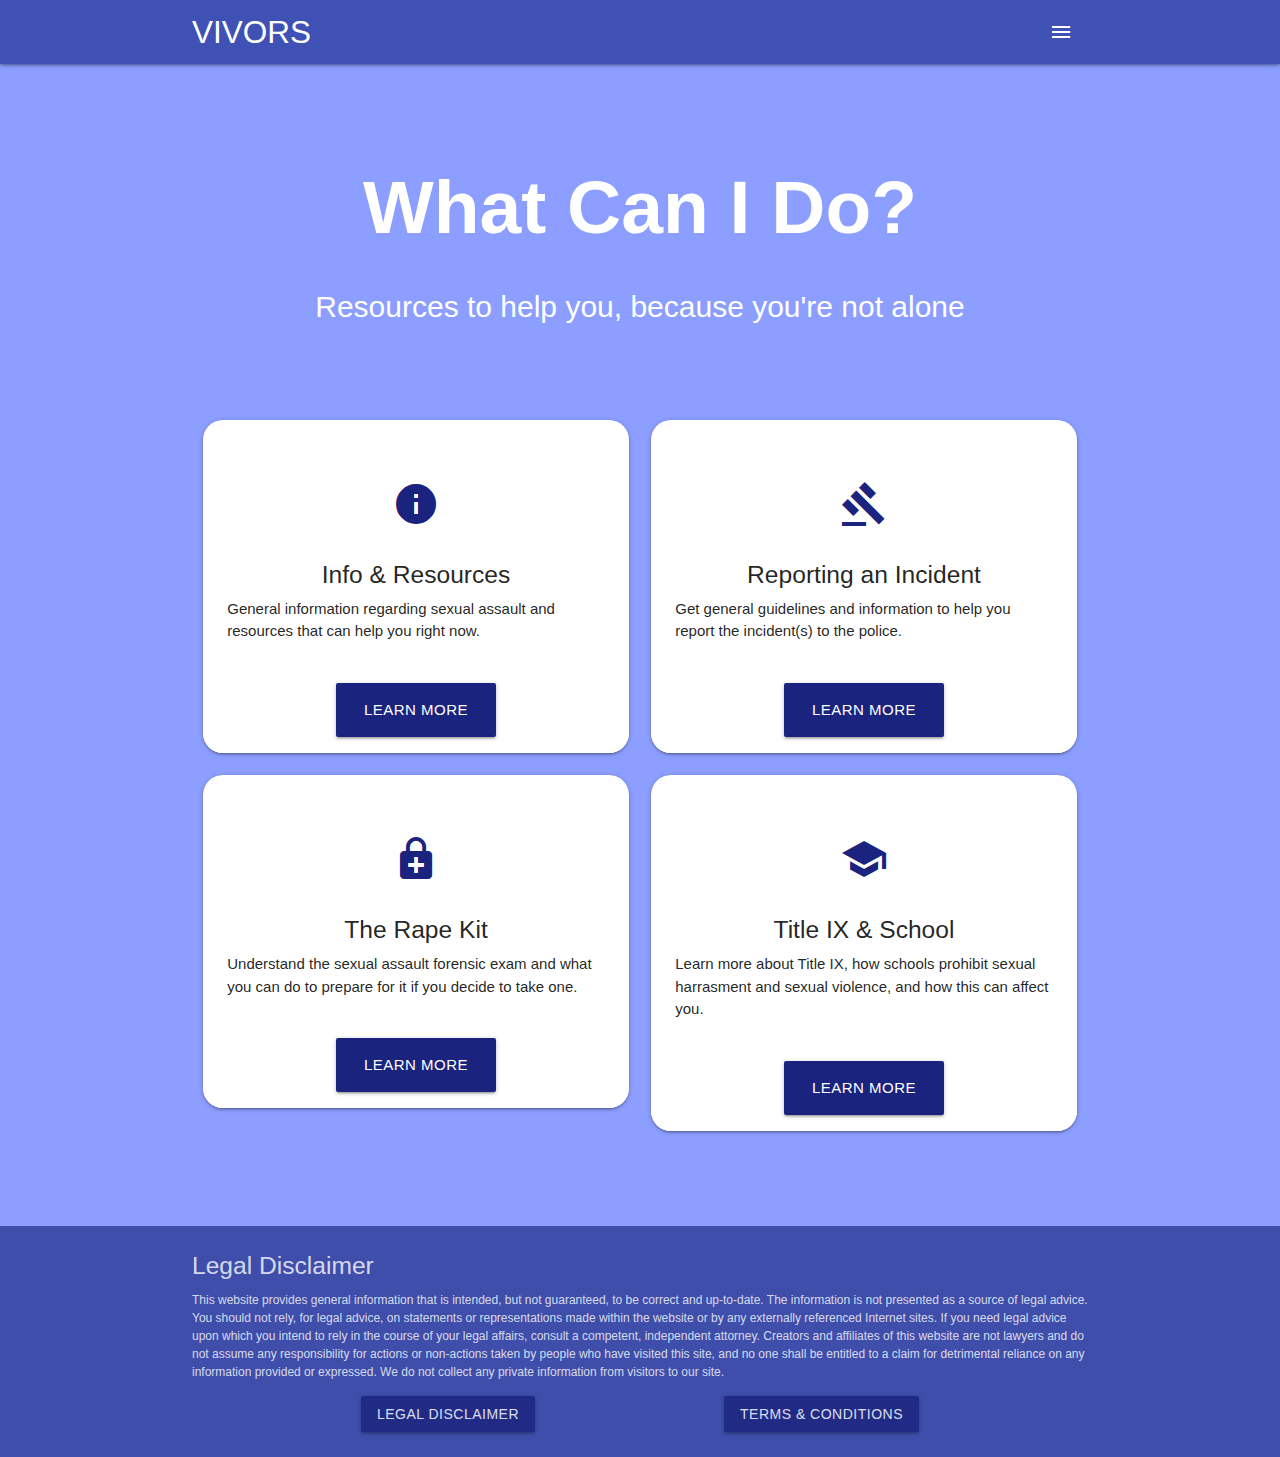
<file: index.html>
<!DOCTYPE html>
<html lang="en">
<head>
  <meta http-equiv="Content-Type" content="text/html; charset=UTF-8"/>
  <meta name="viewport" content="width=device-width, initial-scale=1, maximum-scale=1.0"/>
  <link href="https://fonts.googleapis.com/icon?family=Material+Icons" rel="stylesheet">
  <link rel="stylesheet" href="styles/materialize.min.css">
  <link rel="stylesheet" href="styles/index.css">
  <title>Help website</title>
</head>
<body class="indigo accent-1">
  <nav class="indigo" role="navigation">
    <div class="nav-wrapper container"><a id="logo-container" href="#" class="brand-logo">VIVORS</a>
      <ul class="right hide-on-med-and-down">
        <li><a class='dropdown-trigger' href='#' data-target='dropdown1'><i class="material-icons">menu</i></a></li>
      </ul>

      <ul id='dropdown1' class='dropdown-content'>
        <li><a href="info.html"><i class="material-icons">info</i>Info & Resources</a></li>
        <li><a href="report.html"><i class="material-icons">gavel</i>Reporting</a></li>
        <li><a href="exam.html"><i class="material-icons">enhanced_encryption</i>Rape Kit</a></li>
        <li><a href="school.html"><i class="material-icons">school</i>Title IX</a></li>
      </ul>

      <ul id="nav-mobile" class="sidenav">
        <li><a href="info.html"><i class="material-icons">info</i>Info & Resources</a></li>
        <li><a href="report.html"><i class="material-icons">gavel</i>Reporting</a></li>
        <li><a href="exam.html"><i class="material-icons">enhanced_encryption</i>Rape Kit</a></li>
        <li><a href="school.html"><i class="material-icons">school</i>Title IX</a></li>
      </ul>
      <a href="#" data-target="nav-mobile" class="sidenav-trigger"><i class="material-icons">menu</i></a>
    </div>
  </nav>
  <div class="section no-pad-bot" id="index-banner">
    <div class="container">
      <br><br>
      <h1 class="header header-title center">What Can I Do?</h1>
      <div class="row center">
        <h5 class="header header-subtitle col s12 light">Resources to help you, because you're not alone</h5>
      </div>
      <br><br>
    </div>
  </div>
  <div class="container">
    <div class="section">
      <div class="row">

        <div class="col s12 m6">
          <div class="card white">
            <div class="card-content">
              <h2 class="center icon"><i class="material-icons">info</i></h2>
              <h5 class="center">Info & Resources</h5>
              <p class="light">General information regarding sexual assault and resources that can help you right now.</p>
            </div>
            <div class="card-action">
              <a href="info.html" class="btn-large waves-effect waves-light indigo darken-4">Learn More</a>
            </div>
          </div>
        </div>

        <div class="col s12 m6">
          <div class="card white">
            <div class="card-content">
              <h2 class="center icon"><i class="material-icons">gavel</i></h2>
              <h5 class="center">Reporting an Incident</h5>
              <p class="light">Get general guidelines and information to help you report the incident(s) to the police.</p>
            </div>
            <div class="card-action">
              <a href="report.html" class="btn-large waves-effect waves-light indigo darken-4">Learn More</a>
            </div>
          </div>
        </div>

        <div class="col s12 m6">
          <div class="card white">
            <div class="card-content">
              <h2 class="center icon"><i class="material-icons">enhanced_encryption</i></h2>
              <h5 class="center">The Rape Kit</h5>
              <p class="light">Understand the sexual assault forensic exam and what you can do to prepare for it if you decide to take one.</p>
            </div>
            <div class="card-action">
              <a href="exam.html" class="btn-large waves-effect waves-light indigo darken-4">Learn More</a>
            </div>
          </div>
        </div>

        <div class="col s12 m6">
          <div class="card white">
            <div class="card-content">
              <h2 class="center icon"><i class="material-icons">school</i></h2>
              <h5 class="center">Title IX & School</h5>
              <p class="light">Learn more about Title IX, how schools prohibit sexual harrasment and sexual violence, and how this can affect you.</p>
            </div>
            <div class="card-action">
              <a href="school.html" class="btn-large waves-effect waves-light  indigo darken-4">Learn More</a>
            </div>
          </div>
        </div>

      </div>
    </div>
    <br><br>
  </div>

  <footer class="page-footer indigo">
    <div class="footer-copyright">
      <div class="container">
        <h5>Legal Disclaimer</h5>
        <p class="disclaimer-text">This website provides general information that is intended, but not guaranteed,
          to be correct and up-to-date. The information is not presented as a source of legal
          advice. You should not rely, for legal advice, on statements or representations made
          within the website or by any externally referenced Internet sites. If you need legal
          advice upon which you intend to rely in the course of your legal affairs, consult a
          competent, independent attorney. Creators and affiliates of this website are not lawyers and do not assume any
          responsibility for actions or non-actions taken by people who have visited this site, and
          no one shall be entitled to a claim for detrimental reliance on any information provided or expressed.
          We do not collect any private information from visitors to our site.</p>
        <ul class="footer-links">
          <li class="footer-button"><a href="#modallegal" class="waves-effect waves-light btn indigo darken-4 footer-link modal-trigger">Legal Disclaimer</a></li>
          <li class="footer-button"><a href="#modalprivacy" class="waves-effect waves-light btn indigo darken-4 footer-link modal-trigger">Terms & Conditions</a></li>
        </ul>
      </div>
    </div>
  </footer>

  <div id="modallegal" class="modal modal-fixed-footer">
    <div class="modal-content">
      <h4>DISCLAIMER</h4>
      <p>Last updated July 16, 2020</p>
      <h5>WEBSITE DISCLAIMER</h5>
      <p>The information provided by VIVORS (“we,” “us” or “our”) and it's authors on https://vivors.netlify.app (the “Site”) is for general informational purposes only. All information on the Site is provided in good faith, however we make no representation or warranty of any kind, express or implied, regarding the accuracy, adequacy, validity, reliability, availability or completeness of any information on the Site. UNDER NO CIRCUMSTANCE SHALL WE HAVE ANY LIABILITY TO YOU FOR ANY LOSS OR DAMAGE OF ANY KIND INCURRED AS A RESULT OF THE USE OF THE SITE OR RELIANCE ON ANY INFORMATION PROVIDED ON THE SITE. YOUR USE OF THE SITE AND YOUR RELIANCE ON ANY INFORMATION ON THE SITE IS SOLELY AT YOUR OWN RISK.</p>
      <h5>EXTERNAL LINKS DISCLAIMER</h5>
      <p>The Site may contain (or you may be sent through the Site) links to other websites or content belonging to or originating from third parties or links to websites and features in banners or other advertising. Such external links are not investigated, monitored, or checked for accuracy, adequacy, validity, reliability, availability or completeness by us. WE DO NOT WARRANT, ENDORSE, GUARANTEE, OR ASSUME RESPONSIBILITY FOR THE ACCURACY OR RELIABILITY OF ANY INFORMATION OFFERED BY THIRD-PARTY WEBSITES LINKED THROUGH THE SITE OR ANY WEBSITE OR FEATURE LINKED IN ANY BANNER OR OTHER ADVERTISING. WE WILL NOT BE A PARTY TO OR IN ANY WAY BE RESPONSIBLE FOR MONITORING ANY TRANSACTION BETWEEN YOU AND THIRD-PARTY PROVIDERS OF PRODUCTS OR SERVICES.</p>
      <h5>PROFESSIONAL DISCLAIMER</h5>
      <p>The Site cannot and does not contain legal advice. The legal information is provided for general informational and educational purposes only and is not a substitute for professional advice. Accordingly, before taking any actions based upon such information, we encourage you to consult with the appropriate professionals. We do not provide any kind of legal advice. THE USE OR RELIANCE OF ANY INFORMATION CONTAINED ON THIS SITE IS SOLELY AT YOUR OWN RISK.</p>
    </div>
    <div class="modal-footer">
      <a href="#!" class="modal-close waves-effect waves-green btn-flat">OK</a>
    </div>
  </div>

  <div id="modalprivacy" class="modal modal-fixed-footer">
    <div class="modal-content">
      <h4>TERMS AND CONDITIONS</h4>
      <p>Last updated July 16, 2020</p>
      <h5>1.   Agreement to Terms</h5>
      <p>1.1  These Terms and Conditions constitute a legally binding agreement made between you, whether personally or on behalf of an entity (you), and VIVORS (we, us) and it's authors, concerning your access to and use of the Vivors (https://vivors.netlify.app) website as well as any related applications (the Site).</p>
      <p>You agree that by accessing the Site and/or Services, you have read, understood, and agree to be bound by all of these Terms and Conditions.</p>
      <p>If you do not agree with all of these Terms and Conditions, then you are prohibited from using the Site and Services and you must discontinue use immediately. We recommend that you print a copy of these Terms and Conditions for future reference.</p>
      <p>1.2  Any supplemental terms and condition or documents that may be posted on the Site from time to time, are expressly incorporated by reference.</p>
      <p>1.3  We may make changes to these Terms and Conditions at any time. The updated version of these Terms and Conditions will be indicated by an updated “Revised” date and the updated version will be effective as soon as it is accessible. You are responsible for reviewing these Terms and Conditions to stay informed of updates. Your continued use of the Site represents that you have accepted such changes.</p>
      <p>1.4  We may update or change the Site from time to time to reflect changes to our products, our users' needs and/or our business priorities.</p>
      <p>1.5  Our site is directed to people residing in United States. The information provided on the Site is not intended for distribution to or use by any person or entity in any jurisdiction or country where such distribution or use would be contrary to law or regulation or which would subject us to any registration requirement within such jurisdiction or country.  </p>
      <h5>2.   Our content</h5>
      <p>2.1  The content on the Site is provided for general information only. It is not intended to amount to advice on which you should rely. You must obtain professional or specialist advice before taking, or refraining from taking, any action on the basis of the content on the Site. </p>
      <p>2.2  Although we make reasonable efforts to update the information on our site, we make no representations, warranties or guarantees, whether express or implied, that Our Content on the Site is accurate, complete or up to date.</p>
      <h5>3.   Link to third party content</h5>
      <p>3.1  The Site may contain links to websites or applications operated by third parties.We do not have any influence or control over any such third party websites or applications or the third party operator. We are not responsible for and do not endorse any third party websites or applications or their availability or content.</p>
      <h5>4.    Site Management</h5>
      <p>4.1  We reserve the right at our sole discretion, to (1) monitor the Site for breaches of these Terms and Conditions; (2) take appropriate legal action against anyone in breach of applicable laws or these Terms and Conditions; (3) remove from the Site or otherwise disable all files and content that are excessive in size or are in any way a burden to our systems; and (4) otherwise manage the Site in a manner designed to protect our rights and property and to facilitate the proper functioning of the Site and Services.</p>
      <h5>5.    Modifications to and availability of the Site  </h5>
      <p>5.1  We reserve the right to change, modify, or remove the contents of the Site at any time or for any reason at our sole discretion without notice. We also reserve the right to modify or discontinue all or part of the Services without notice at any time.   </p>
      <p>5.2  We cannot guarantee the Site and Services will be available at all times. We may experience hardware, software, or other problems or need to perform maintenance related to the Site, resulting in interruptions, delays, or errors. You agree that we have no liability whatsoever for any loss, damage, or inconvenience caused by your inability to access or use the Site or Services during any downtime or discontinuance of the Site or Services.We are not obliged to maintain and support the Site or Services or to supply any corrections, updates, or releases.</p>
      <p>5.3  There may be information on the Site that contains typographical errors, inaccuracies, or omissions that may relate to the Services, including descriptions, pricing, availability, and various other information. We reserve the right to correct any errors, inaccuracies, or omissions and to change or update the information at any time, without prior notice.  </p>
      <h5>6.    Disclaimer/Limitation of Liability   </h5>
      <p>6.1  The Site and Services are provided on an as-is and as-available basis. You agree that your use of the Site and/or Services will be at your sole risk except as expressly set out in these Terms and Conditions. All warranties, terms, conditions and undertakings, express or implied (including by statute, custom or usage, a course of dealing, or common law) in connection with the Site and Services and your use thereof including, without limitation, the implied warranties of satisfactory quality, fitness for a particular purpose and non-infringement are excluded to the fullest extent permitted by applicable law.  </p>
      <p>We make no warranties or representations about the accuracy or completeness of the Site’s content and are not liable for any (1) errors or omissions in content: (2) any unauthorized access to or use of our servers and/or any and all personal information and/or financial information stored on our server; (3) any interruption or cessation of transmission to or from the site or services; and/or (4) any bugs, viruses, trojan horses, or the like which may be transmitted to or through the site by any third party. We will not be responsible for any delay or failure to comply with our obligations under these Terms and Conditions if such delay or failure is caused by an event beyond our reasonable control. </p>
      <h5>7.    Term and Termination</h5>
      <p>7.1  These Terms and Conditions shall remain in full force and effect while you use the Site or Services or are otherwise a user of the Site, as applicable.</p>
      <p>7.2  Without limiting any other provision of these Terms and Conditions, we reserve the right to, in our sole discretion and without notice or liability, deny access to and use of the Site and the Services (including blocking certain IP addresses), to any person for any reason including without limitation for breach of any representation, warranty or covenant contained in these Terms and Conditions or of any applicable law or regulation.  </p>
      <h5>8.    General       </h5>
      <p>8.1  These Terms and Conditions and any policies or operating rules posted by us on the Site or in respect to the Services constitute the entire agreement and understanding between you and us.</p>
      <p>8.2  Our failure to exercise or enforce any right or provision of these Terms and Conditions shall not operate as a waiver of such right or provision.   </p>
      <p>8.3  We may assign any or all of our rights and obligations to others at any time.</p>
      <p>8.4  We shall not be responsible or liable for any loss, damage, delay or failure to act caused by any cause beyond our reasonable control.   </p>
      <p>8.5  If any provision or part of a provision of these Terms and Conditions is unlawful, void or unenforceable, that provision or part of the provision is deemed severable from these Terms and Conditions and does not affect the validity and enforceability of any remaining provisions.  </p>
      <p>8.6  There is no joint venture, partnership, employment or agency relationship created between you and us as a result of these Terms and Conditions or use of the Site or Services. </p>
    </div>
    <div class="modal-footer">
      <a href="#!" class="modal-close waves-effect waves-green btn-flat">OK</a>
    </div>
  </div>

  <script src="./scripts/materialize.min.js"></script>
  <script src="./scripts/init.js"></script>
</body>
</html>
</file>
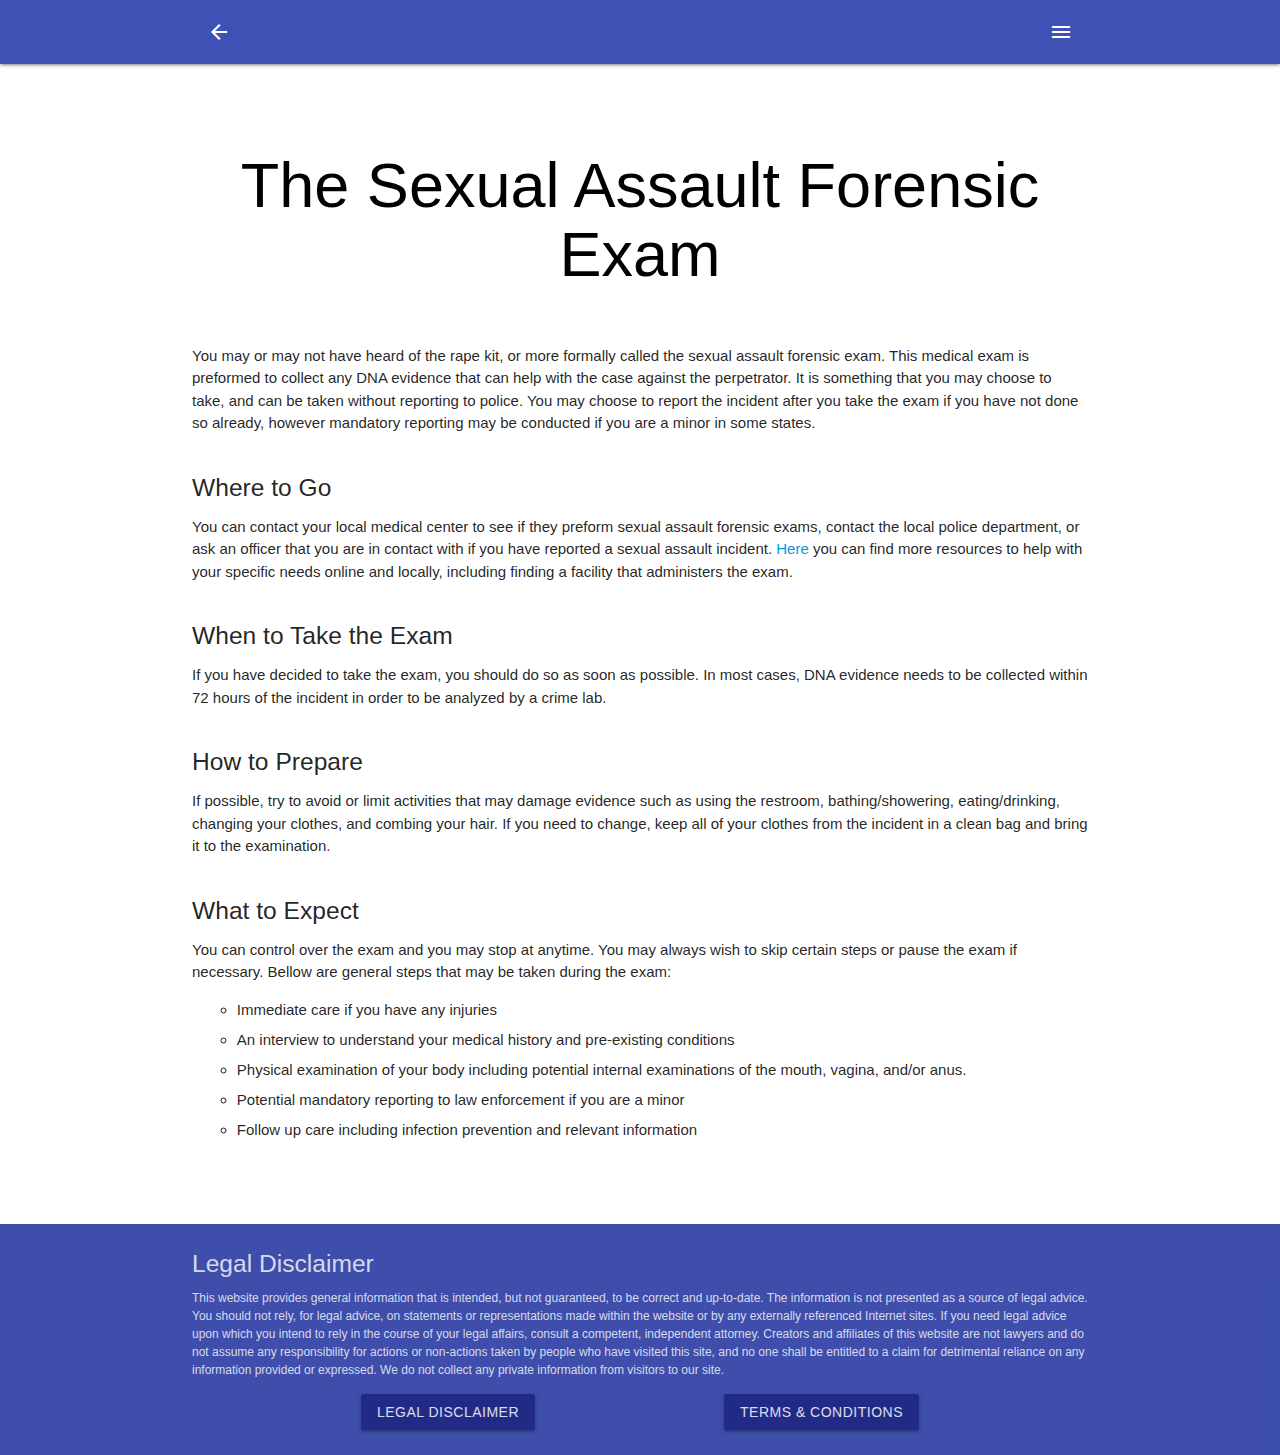
<file: exam.html>
<!DOCTYPE html>
<html lang="en">
<head>
  <meta http-equiv="Content-Type" content="text/html; charset=UTF-8"/>
  <meta name="viewport" content="width=device-width, initial-scale=1, maximum-scale=1.0"/>
  <link href="https://fonts.googleapis.com/icon?family=Material+Icons" rel="stylesheet">
  <link rel="stylesheet" href="styles/materialize.min.css">
  <link rel="stylesheet" href="styles/index.css">
  <link rel="stylesheet" href="styles/page.css">
  <title>Forensic Exam</title>
</head>
<body class="white">
  <nav class="indigo" role="navigation">
    <div class="nav-wrapper container">
      <ul class="right hide-on-med-and-down">
        <li><a class='dropdown-trigger' href='#' data-target='dropdown1'><i class="material-icons">menu</i></a></li>
      </ul>
      <ul id='dropdown1' class='dropdown-content'>
        <li><a href="index.html"><i class="material-icons">home</i>Home</a></li>
        <li><a href="info.html"><i class="material-icons">info</i>Info & Resources</a></li>
        <li><a href="report.html"><i class="material-icons">gavel</i>Reporting</a></li>
        <li><a href="school.html"><i class="material-icons">school</i>Title IX</a></li>
      </ul>
      <ul class="left hide-on-med-and-down">
        <li><a href="index.html"><i class="material-icons">arrow_back</i></a></li>
      </ul>

      <ul id="nav-mobile" class="sidenav">
        <li><a href="index.html"><i class="material-icons">home</i>Home</a></li>
        <li><a href="info.html"><i class="material-icons">info</i>Info & Resources</a></li>
        <li><a href="report.html"><i class="material-icons">gavel</i>Reporting</a></li>
        <li><a href="school.html"><i class="material-icons">school</i>Title IX</a></li>
      </ul>
      <a href="#" data-target="nav-mobile" class="sidenav-trigger"><i class="material-icons">menu</i></a>
    </div>
  </nav>
  <div class="section no-pad-bot" id="index-banner">
    <div class="container">
      <h1 class="header page-title center">The Sexual Assault Forensic Exam</h1>
    </div>
  </div>
  <div class="container">
    <div class="section">
      <p>You may or may not have heard of the rape kit, or more formally called the sexual assault forensic exam. This medical exam is
        preformed to collect any DNA evidence that can help with the case against the perpetrator. It is something that you may choose
        to take, and can be taken without reporting to police. You may choose to report the incident after you take the exam if you have
        not done so already, however mandatory reporting may be conducted if you are a minor in some states.</p>
      <h5 class="page-heading">Where to Go</h5>
      <p>You can contact your local medical center to see if they preform sexual assault forensic exams, contact the local police department,
        or ask an officer that you are in contact with if you have reported a sexual assault incident. <a href="info.html">Here</a> you can find more resources
        to help with your specific needs online and locally, including finding a facility that administers the exam.</p>
      <h5 class="page-heading">When to Take the Exam</h5>
      <p>If you have decided to take the exam, you should do so as soon as possible. In most cases, DNA evidence needs to be collected
        within 72 hours of the incident in order to be analyzed by a crime lab.</p>
      <h5 class="page-heading">How to Prepare</h5>
      <p>If possible, try to avoid or limit activities that may damage evidence such as using the restroom, bathing/showering, eating/drinking,
        changing your clothes, and combing your hair. If you need to change, keep all of your clothes from the incident in a clean bag and bring
      it to the examination.</p>
      <h5 class="page-heading">What to Expect</h5>
      <p>You can control over the exam and you may stop at anytime. You may always wish to skip certain steps or pause the exam if necessary.
          Bellow are general steps that may be taken during the exam:</p>
      <ul class="bullet-list">
        <li class="bullet-list-item">Immediate care if you have any injuries</li>
        <li class="bullet-list-item">An interview to understand your medical history and pre-existing conditions</li>
        <li class="bullet-list-item">Physical examination of your body including potential internal examinations of the mouth, vagina, and/or anus.</li>
        <li class="bullet-list-item">Potential mandatory reporting to law enforcement if you are a minor</li>
        <li class="bullet-list-item">Follow up care including infection prevention and relevant information</li>
      </ul>
    </div>
    <br><br>
  </div>

  <footer class="page-footer indigo">
    <div class="footer-copyright">
      <div class="container">
        <h5>Legal Disclaimer</h5>
        <p class="disclaimer-text">This website provides general information that is intended, but not guaranteed,
          to be correct and up-to-date. The information is not presented as a source of legal
          advice. You should not rely, for legal advice, on statements or representations made
          within the website or by any externally referenced Internet sites. If you need legal
          advice upon which you intend to rely in the course of your legal affairs, consult a
          competent, independent attorney. Creators and affiliates of this website are not lawyers and do not assume any
          responsibility for actions or non-actions taken by people who have visited this site, and
          no one shall be entitled to a claim for detrimental reliance on any information provided or expressed.
          We do not collect any private information from visitors to our site.</p>
        <ul class="footer-links">
          <li class="footer-button"><a href="#modallegal" class="waves-effect waves-light btn indigo darken-4 footer-link modal-trigger">Legal Disclaimer</a></li>
          <li class="footer-button"><a href="#modalprivacy" class="waves-effect waves-light btn indigo darken-4 footer-link modal-trigger">Terms & Conditions</a></li>
        </ul>
      </div>
    </div>
  </footer>

  <div id="modallegal" class="modal modal-fixed-footer">
    <div class="modal-content">
      <h4>DISCLAIMER</h4>
      <p>Last updated July 16, 2020</p>
      <h5>WEBSITE DISCLAIMER</h5>
      <p>The information provided by VIVORS (“we,” “us” or “our”) and it's authors on https://vivors.netlify.app (the “Site”) is for general informational purposes only. All information on the Site is provided in good faith, however we make no representation or warranty of any kind, express or implied, regarding the accuracy, adequacy, validity, reliability, availability or completeness of any information on the Site. UNDER NO CIRCUMSTANCE SHALL WE HAVE ANY LIABILITY TO YOU FOR ANY LOSS OR DAMAGE OF ANY KIND INCURRED AS A RESULT OF THE USE OF THE SITE OR RELIANCE ON ANY INFORMATION PROVIDED ON THE SITE. YOUR USE OF THE SITE AND YOUR RELIANCE ON ANY INFORMATION ON THE SITE IS SOLELY AT YOUR OWN RISK.</p>
      <h5>EXTERNAL LINKS DISCLAIMER</h5>
      <p>The Site may contain (or you may be sent through the Site) links to other websites or content belonging to or originating from third parties or links to websites and features in banners or other advertising. Such external links are not investigated, monitored, or checked for accuracy, adequacy, validity, reliability, availability or completeness by us. WE DO NOT WARRANT, ENDORSE, GUARANTEE, OR ASSUME RESPONSIBILITY FOR THE ACCURACY OR RELIABILITY OF ANY INFORMATION OFFERED BY THIRD-PARTY WEBSITES LINKED THROUGH THE SITE OR ANY WEBSITE OR FEATURE LINKED IN ANY BANNER OR OTHER ADVERTISING. WE WILL NOT BE A PARTY TO OR IN ANY WAY BE RESPONSIBLE FOR MONITORING ANY TRANSACTION BETWEEN YOU AND THIRD-PARTY PROVIDERS OF PRODUCTS OR SERVICES.</p>
      <h5>PROFESSIONAL DISCLAIMER</h5>
      <p>The Site cannot and does not contain legal advice. The legal information is provided for general informational and educational purposes only and is not a substitute for professional advice. Accordingly, before taking any actions based upon such information, we encourage you to consult with the appropriate professionals. We do not provide any kind of legal advice. THE USE OR RELIANCE OF ANY INFORMATION CONTAINED ON THIS SITE IS SOLELY AT YOUR OWN RISK.</p>
    </div>
    <div class="modal-footer">
      <a href="#!" class="modal-close waves-effect waves-green btn-flat">OK</a>
    </div>
  </div>

  <div id="modalprivacy" class="modal modal-fixed-footer">
    <div class="modal-content">
      <h4>TERMS AND CONDITIONS</h4>
      <p>Last updated July 16, 2020</p>
      <h5>1.   Agreement to Terms</h5>
      <p>1.1  These Terms and Conditions constitute a legally binding agreement made between you, whether personally or on behalf of an entity (you), and VIVORS (we, us) and it's authors, concerning your access to and use of the Vivors (https://vivors.netlify.app) website as well as any related applications (the Site).</p>
      <p>You agree that by accessing the Site and/or Services, you have read, understood, and agree to be bound by all of these Terms and Conditions.</p>
      <p>If you do not agree with all of these Terms and Conditions, then you are prohibited from using the Site and Services and you must discontinue use immediately. We recommend that you print a copy of these Terms and Conditions for future reference.</p>
      <p>1.2  Any supplemental terms and condition or documents that may be posted on the Site from time to time, are expressly incorporated by reference.</p>
      <p>1.3  We may make changes to these Terms and Conditions at any time. The updated version of these Terms and Conditions will be indicated by an updated “Revised” date and the updated version will be effective as soon as it is accessible. You are responsible for reviewing these Terms and Conditions to stay informed of updates. Your continued use of the Site represents that you have accepted such changes.</p>
      <p>1.4  We may update or change the Site from time to time to reflect changes to our products, our users' needs and/or our business priorities.</p>
      <p>1.5  Our site is directed to people residing in United States. The information provided on the Site is not intended for distribution to or use by any person or entity in any jurisdiction or country where such distribution or use would be contrary to law or regulation or which would subject us to any registration requirement within such jurisdiction or country.  </p>
      <h5>2.   Our content</h5>
      <p>2.1  The content on the Site is provided for general information only. It is not intended to amount to advice on which you should rely. You must obtain professional or specialist advice before taking, or refraining from taking, any action on the basis of the content on the Site. </p>
      <p>2.2  Although we make reasonable efforts to update the information on our site, we make no representations, warranties or guarantees, whether express or implied, that Our Content on the Site is accurate, complete or up to date.</p>
      <h5>3.   Link to third party content</h5>
      <p>3.1  The Site may contain links to websites or applications operated by third parties.We do not have any influence or control over any such third party websites or applications or the third party operator. We are not responsible for and do not endorse any third party websites or applications or their availability or content.</p>
      <h5>4.    Site Management</h5>
      <p>4.1  We reserve the right at our sole discretion, to (1) monitor the Site for breaches of these Terms and Conditions; (2) take appropriate legal action against anyone in breach of applicable laws or these Terms and Conditions; (3) remove from the Site or otherwise disable all files and content that are excessive in size or are in any way a burden to our systems; and (4) otherwise manage the Site in a manner designed to protect our rights and property and to facilitate the proper functioning of the Site and Services.</p>
      <h5>5.    Modifications to and availability of the Site  </h5>
      <p>5.1  We reserve the right to change, modify, or remove the contents of the Site at any time or for any reason at our sole discretion without notice. We also reserve the right to modify or discontinue all or part of the Services without notice at any time.   </p>
      <p>5.2  We cannot guarantee the Site and Services will be available at all times. We may experience hardware, software, or other problems or need to perform maintenance related to the Site, resulting in interruptions, delays, or errors. You agree that we have no liability whatsoever for any loss, damage, or inconvenience caused by your inability to access or use the Site or Services during any downtime or discontinuance of the Site or Services.We are not obliged to maintain and support the Site or Services or to supply any corrections, updates, or releases.</p>
      <p>5.3  There may be information on the Site that contains typographical errors, inaccuracies, or omissions that may relate to the Services, including descriptions, pricing, availability, and various other information. We reserve the right to correct any errors, inaccuracies, or omissions and to change or update the information at any time, without prior notice.  </p>
      <h5>6.    Disclaimer/Limitation of Liability   </h5>
      <p>6.1  The Site and Services are provided on an as-is and as-available basis. You agree that your use of the Site and/or Services will be at your sole risk except as expressly set out in these Terms and Conditions. All warranties, terms, conditions and undertakings, express or implied (including by statute, custom or usage, a course of dealing, or common law) in connection with the Site and Services and your use thereof including, without limitation, the implied warranties of satisfactory quality, fitness for a particular purpose and non-infringement are excluded to the fullest extent permitted by applicable law.  </p>
      <p>We make no warranties or representations about the accuracy or completeness of the Site’s content and are not liable for any (1) errors or omissions in content: (2) any unauthorized access to or use of our servers and/or any and all personal information and/or financial information stored on our server; (3) any interruption or cessation of transmission to or from the site or services; and/or (4) any bugs, viruses, trojan horses, or the like which may be transmitted to or through the site by any third party. We will not be responsible for any delay or failure to comply with our obligations under these Terms and Conditions if such delay or failure is caused by an event beyond our reasonable control. </p>
      <h5>7.    Term and Termination</h5>
      <p>7.1  These Terms and Conditions shall remain in full force and effect while you use the Site or Services or are otherwise a user of the Site, as applicable.</p>
      <p>7.2  Without limiting any other provision of these Terms and Conditions, we reserve the right to, in our sole discretion and without notice or liability, deny access to and use of the Site and the Services (including blocking certain IP addresses), to any person for any reason including without limitation for breach of any representation, warranty or covenant contained in these Terms and Conditions or of any applicable law or regulation.  </p>
      <h5>8.    General       </h5>
      <p>8.1  These Terms and Conditions and any policies or operating rules posted by us on the Site or in respect to the Services constitute the entire agreement and understanding between you and us.</p>
      <p>8.2  Our failure to exercise or enforce any right or provision of these Terms and Conditions shall not operate as a waiver of such right or provision.   </p>
      <p>8.3  We may assign any or all of our rights and obligations to others at any time.</p>
      <p>8.4  We shall not be responsible or liable for any loss, damage, delay or failure to act caused by any cause beyond our reasonable control.   </p>
      <p>8.5  If any provision or part of a provision of these Terms and Conditions is unlawful, void or unenforceable, that provision or part of the provision is deemed severable from these Terms and Conditions and does not affect the validity and enforceability of any remaining provisions.  </p>
      <p>8.6  There is no joint venture, partnership, employment or agency relationship created between you and us as a result of these Terms and Conditions or use of the Site or Services. </p>
    </div>
    <div class="modal-footer">
      <a href="#!" class="modal-close waves-effect waves-green btn-flat">OK</a>
    </div>
  </div>

  <script src="./scripts/materialize.min.js"></script>
  <script src="./scripts/init.js"></script>
</body>
</html>
</file>
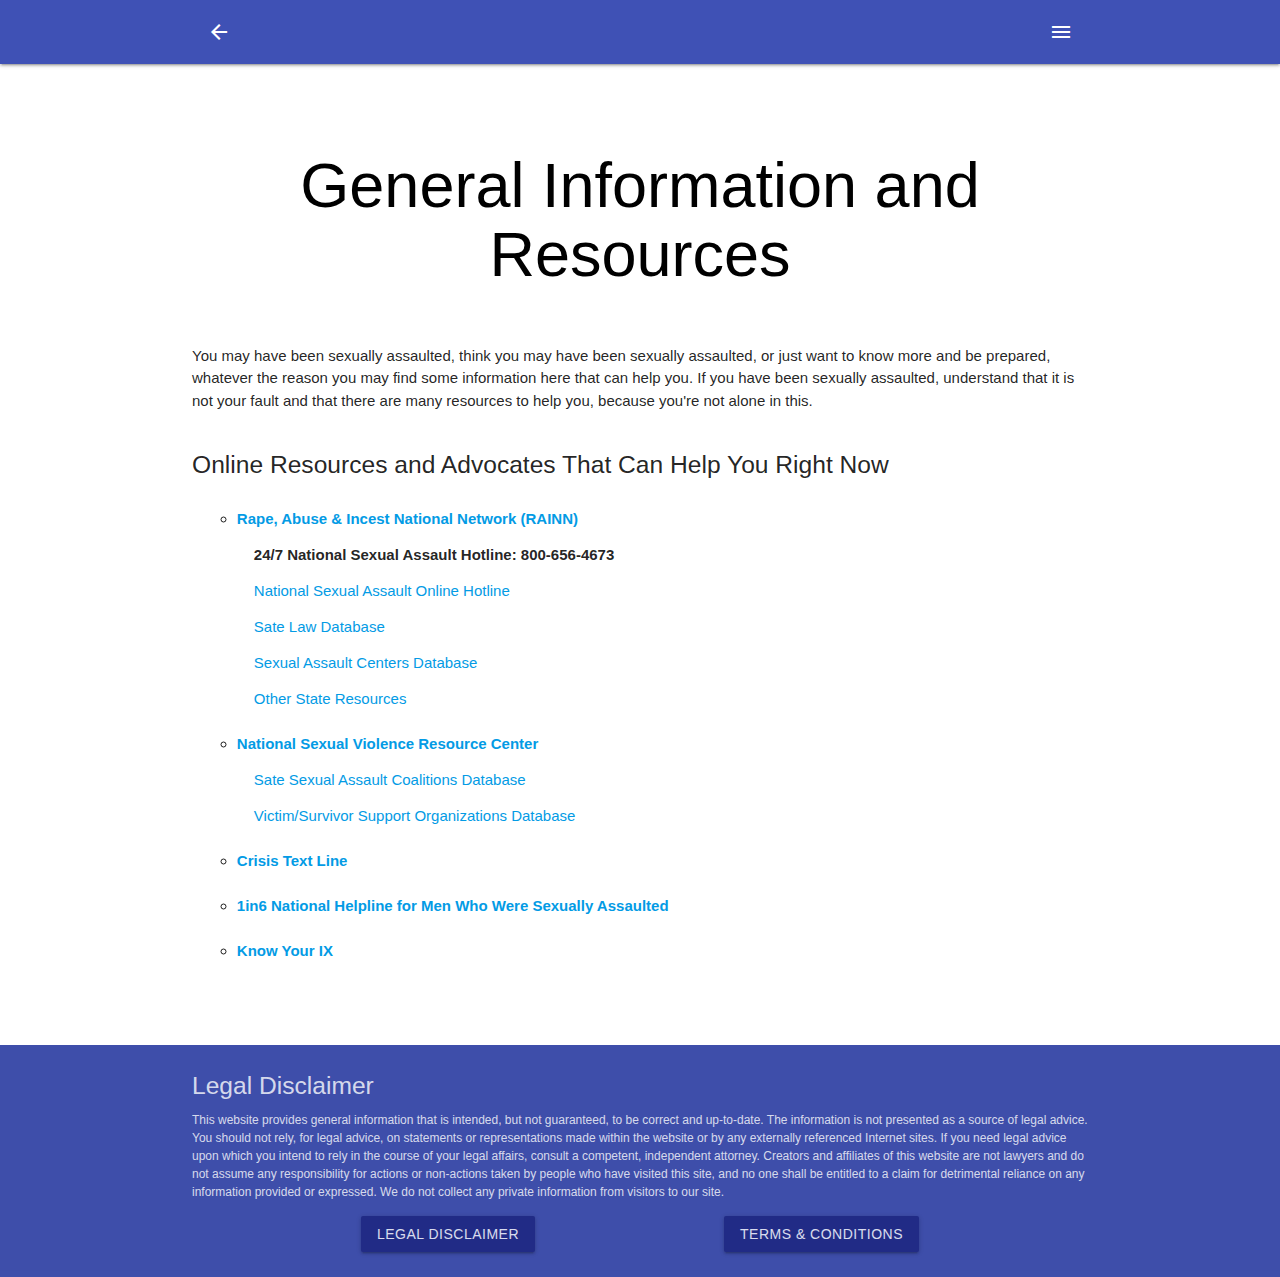
<file: info.html>
<!DOCTYPE html>
<html lang="en">
<head>
  <meta http-equiv="Content-Type" content="text/html; charset=UTF-8"/>
  <meta name="viewport" content="width=device-width, initial-scale=1, maximum-scale=1.0"/>
  <link href="https://fonts.googleapis.com/icon?family=Material+Icons" rel="stylesheet">
  <link rel="stylesheet" href="styles/materialize.min.css">
  <link rel="stylesheet" href="styles/index.css">
  <link rel="stylesheet" href="styles/page.css">
  <title>General Info</title>
</head>
<body class="white">
  <nav class="indigo" role="navigation">
    <div class="nav-wrapper container">
      <ul class="right hide-on-med-and-down">
        <li><a class='dropdown-trigger' href='#' data-target='dropdown1'><i class="material-icons">menu</i></a></li>
      </ul>
      <ul id='dropdown1' class='dropdown-content'>
        <li><a href="index.html"><i class="material-icons">home</i>Home</a></li>
        <li><a href="report.html"><i class="material-icons">gavel</i>Reporting</a></li>
        <li><a href="exam.html"><i class="material-icons">enhanced_encryption</i>Rape Kit</a></li>
        <li><a href="school.html"><i class="material-icons">school</i>Title IX</a></li>
      </ul>
      <ul class="left hide-on-med-and-down">
        <li><a href="index.html"><i class="material-icons">arrow_back</i></a></li>
      </ul>

      <ul id="nav-mobile" class="sidenav">
        <li><a href="index.html"><i class="material-icons">home</i>Home</a></li>
        <li><a href="report.html"><i class="material-icons">gavel</i>Reporting</a></li>
        <li><a href="exam.html"><i class="material-icons">enhanced_encryption</i>Rape Kit</a></li>
        <li><a href="school.html"><i class="material-icons">school</i>Title IX</a></li>
      </ul>
      <a href="#" data-target="nav-mobile" class="sidenav-trigger"><i class="material-icons">menu</i></a>
    </div>
  </nav>
  <div class="section no-pad-bot" id="index-banner">
    <div class="container">
      <h1 class="header page-title center">General Information and Resources</h1>
    </div>
  </div>
  <div class="container">
    <div class="section">
      <p>You may have been sexually assaulted, think you may have been sexually assaulted, or just want to know
        more and be prepared, whatever the reason you may find some information here that can help you. If you have
        been sexually assaulted, understand that it is not your fault and that there are many resources to help you,
        because you're not alone in this.</p>
      <h5 class="page-heading">Online Resources and Advocates That Can Help You Right Now</h5>
      <ul class="bullet-list">
        <li class="bullet-list-item list-link"><a href="https://www.rainn.org" target="_blank">Rape, Abuse & Incest National Network (RAINN)</a></li>
          <li class="bullet-list-item bullet-indent" style="font-weight:700">24/7 National Sexual Assault Hotline: 800-656-4673</a></li>
          <li class="bullet-list-item bullet-indent"><a href="https://hotline.rainn.org/online" target="_blank">National Sexual Assault Online Hotline</a></li>
          <li class="bullet-list-item bullet-indent"><a href="https://apps.rainn.org/policy/" target="_blank">Sate Law Database</a></li>
          <li class="bullet-list-item bullet-indent"><a href="https://centers.rainn.org" target="_blank">Sexual Assault Centers Database</a></li>
          <li class="bullet-list-item bullet-indent"><a href="https://rainn.org/state-resources" target="_blank">Other State Resources</a></li>
        <li class="bullet-list-item list-link"><a href="https://www.nsvrc.org" target="_blank">National Sexual Violence Resource Center</a></li>
          <li class="bullet-list-item bullet-indent"><a href="https://www.nsvrc.org/organizations?field_organizations_target_id=8&field_states_territories_target_id=All" target="_blank">Sate Sexual Assault Coalitions Database</a></li>
          <li class="bullet-list-item bullet-indent"><a href="https://www.nsvrc.org/organizations" target="_blank">Victim/Survivor Support Organizations Database</a></li>
        <li class="bullet-list-item list-link"><a href="https://www.crisistextline.org/topics/sexual-abuse/#understanding-sexual-abuse-1" target="_blank">Crisis Text Line</a></li>
        <li class="bullet-list-item list-link"><a href="https://1in6.org/helpline/" target="_blank">1in6 National Helpline for Men Who Were Sexually Assaulted</a></li>
        <li class="bullet-list-item list-link"><a href="https://www.knowyourix.org/college-resources/title-ix/" target="_blank">Know Your IX</a></li>
      </ul>
    </div>
    <br><br>
  </div>

  <footer class="page-footer indigo">
    <div class="footer-copyright">
      <div class="container">
        <h5>Legal Disclaimer</h5>
        <p class="disclaimer-text">This website provides general information that is intended, but not guaranteed,
          to be correct and up-to-date. The information is not presented as a source of legal
          advice. You should not rely, for legal advice, on statements or representations made
          within the website or by any externally referenced Internet sites. If you need legal
          advice upon which you intend to rely in the course of your legal affairs, consult a
          competent, independent attorney. Creators and affiliates of this website are not lawyers and do not assume any
          responsibility for actions or non-actions taken by people who have visited this site, and
          no one shall be entitled to a claim for detrimental reliance on any information provided or expressed.
          We do not collect any private information from visitors to our site.</p>
        <ul class="footer-links">
          <li class="footer-button"><a href="#modallegal" class="waves-effect waves-light btn indigo darken-4 footer-link modal-trigger">Legal Disclaimer</a></li>
          <li class="footer-button"><a href="#modalprivacy" class="waves-effect waves-light btn indigo darken-4 footer-link modal-trigger">Terms & Conditions</a></li>
        </ul>
      </div>
    </div>
  </footer>

  <div id="modallegal" class="modal modal-fixed-footer">
    <div class="modal-content">
      <h4>DISCLAIMER</h4>
      <p>Last updated July 16, 2020</p>
      <h5>WEBSITE DISCLAIMER</h5>
      <p>The information provided by VIVORS (“we,” “us” or “our”) and it's authors on https://vivors.netlify.app (the “Site”) is for general informational purposes only. All information on the Site is provided in good faith, however we make no representation or warranty of any kind, express or implied, regarding the accuracy, adequacy, validity, reliability, availability or completeness of any information on the Site. UNDER NO CIRCUMSTANCE SHALL WE HAVE ANY LIABILITY TO YOU FOR ANY LOSS OR DAMAGE OF ANY KIND INCURRED AS A RESULT OF THE USE OF THE SITE OR RELIANCE ON ANY INFORMATION PROVIDED ON THE SITE. YOUR USE OF THE SITE AND YOUR RELIANCE ON ANY INFORMATION ON THE SITE IS SOLELY AT YOUR OWN RISK.</p>
      <h5>EXTERNAL LINKS DISCLAIMER</h5>
      <p>The Site may contain (or you may be sent through the Site) links to other websites or content belonging to or originating from third parties or links to websites and features in banners or other advertising. Such external links are not investigated, monitored, or checked for accuracy, adequacy, validity, reliability, availability or completeness by us. WE DO NOT WARRANT, ENDORSE, GUARANTEE, OR ASSUME RESPONSIBILITY FOR THE ACCURACY OR RELIABILITY OF ANY INFORMATION OFFERED BY THIRD-PARTY WEBSITES LINKED THROUGH THE SITE OR ANY WEBSITE OR FEATURE LINKED IN ANY BANNER OR OTHER ADVERTISING. WE WILL NOT BE A PARTY TO OR IN ANY WAY BE RESPONSIBLE FOR MONITORING ANY TRANSACTION BETWEEN YOU AND THIRD-PARTY PROVIDERS OF PRODUCTS OR SERVICES.</p>
      <h5>PROFESSIONAL DISCLAIMER</h5>
      <p>The Site cannot and does not contain legal advice. The legal information is provided for general informational and educational purposes only and is not a substitute for professional advice. Accordingly, before taking any actions based upon such information, we encourage you to consult with the appropriate professionals. We do not provide any kind of legal advice. THE USE OR RELIANCE OF ANY INFORMATION CONTAINED ON THIS SITE IS SOLELY AT YOUR OWN RISK.</p>
    </div>
    <div class="modal-footer">
      <a href="#!" class="modal-close waves-effect waves-green btn-flat">OK</a>
    </div>
  </div>

  <div id="modalprivacy" class="modal modal-fixed-footer">
    <div class="modal-content">
      <h4>TERMS AND CONDITIONS</h4>
      <p>Last updated July 16, 2020</p>
      <h5>1.   Agreement to Terms</h5>
      <p>1.1  These Terms and Conditions constitute a legally binding agreement made between you, whether personally or on behalf of an entity (you), and VIVORS (we, us) and it's authors, concerning your access to and use of the Vivors (https://vivors.netlify.app) website as well as any related applications (the Site).</p>
      <p>You agree that by accessing the Site and/or Services, you have read, understood, and agree to be bound by all of these Terms and Conditions.</p>
      <p>If you do not agree with all of these Terms and Conditions, then you are prohibited from using the Site and Services and you must discontinue use immediately. We recommend that you print a copy of these Terms and Conditions for future reference.</p>
      <p>1.2  Any supplemental terms and condition or documents that may be posted on the Site from time to time, are expressly incorporated by reference.</p>
      <p>1.3  We may make changes to these Terms and Conditions at any time. The updated version of these Terms and Conditions will be indicated by an updated “Revised” date and the updated version will be effective as soon as it is accessible. You are responsible for reviewing these Terms and Conditions to stay informed of updates. Your continued use of the Site represents that you have accepted such changes.</p>
      <p>1.4  We may update or change the Site from time to time to reflect changes to our products, our users' needs and/or our business priorities.</p>
      <p>1.5  Our site is directed to people residing in United States. The information provided on the Site is not intended for distribution to or use by any person or entity in any jurisdiction or country where such distribution or use would be contrary to law or regulation or which would subject us to any registration requirement within such jurisdiction or country.  </p>
      <h5>2.   Our content</h5>
      <p>2.1  The content on the Site is provided for general information only. It is not intended to amount to advice on which you should rely. You must obtain professional or specialist advice before taking, or refraining from taking, any action on the basis of the content on the Site. </p>
      <p>2.2  Although we make reasonable efforts to update the information on our site, we make no representations, warranties or guarantees, whether express or implied, that Our Content on the Site is accurate, complete or up to date.</p>
      <h5>3.   Link to third party content</h5>
      <p>3.1  The Site may contain links to websites or applications operated by third parties.We do not have any influence or control over any such third party websites or applications or the third party operator. We are not responsible for and do not endorse any third party websites or applications or their availability or content.</p>
      <h5>4.    Site Management</h5>
      <p>4.1  We reserve the right at our sole discretion, to (1) monitor the Site for breaches of these Terms and Conditions; (2) take appropriate legal action against anyone in breach of applicable laws or these Terms and Conditions; (3) remove from the Site or otherwise disable all files and content that are excessive in size or are in any way a burden to our systems; and (4) otherwise manage the Site in a manner designed to protect our rights and property and to facilitate the proper functioning of the Site and Services.</p>
      <h5>5.    Modifications to and availability of the Site  </h5>
      <p>5.1  We reserve the right to change, modify, or remove the contents of the Site at any time or for any reason at our sole discretion without notice. We also reserve the right to modify or discontinue all or part of the Services without notice at any time.   </p>
      <p>5.2  We cannot guarantee the Site and Services will be available at all times. We may experience hardware, software, or other problems or need to perform maintenance related to the Site, resulting in interruptions, delays, or errors. You agree that we have no liability whatsoever for any loss, damage, or inconvenience caused by your inability to access or use the Site or Services during any downtime or discontinuance of the Site or Services.We are not obliged to maintain and support the Site or Services or to supply any corrections, updates, or releases.</p>
      <p>5.3  There may be information on the Site that contains typographical errors, inaccuracies, or omissions that may relate to the Services, including descriptions, pricing, availability, and various other information. We reserve the right to correct any errors, inaccuracies, or omissions and to change or update the information at any time, without prior notice.  </p>
      <h5>6.    Disclaimer/Limitation of Liability   </h5>
      <p>6.1  The Site and Services are provided on an as-is and as-available basis. You agree that your use of the Site and/or Services will be at your sole risk except as expressly set out in these Terms and Conditions. All warranties, terms, conditions and undertakings, express or implied (including by statute, custom or usage, a course of dealing, or common law) in connection with the Site and Services and your use thereof including, without limitation, the implied warranties of satisfactory quality, fitness for a particular purpose and non-infringement are excluded to the fullest extent permitted by applicable law.  </p>
      <p>We make no warranties or representations about the accuracy or completeness of the Site’s content and are not liable for any (1) errors or omissions in content: (2) any unauthorized access to or use of our servers and/or any and all personal information and/or financial information stored on our server; (3) any interruption or cessation of transmission to or from the site or services; and/or (4) any bugs, viruses, trojan horses, or the like which may be transmitted to or through the site by any third party. We will not be responsible for any delay or failure to comply with our obligations under these Terms and Conditions if such delay or failure is caused by an event beyond our reasonable control. </p>
      <h5>7.    Term and Termination</h5>
      <p>7.1  These Terms and Conditions shall remain in full force and effect while you use the Site or Services or are otherwise a user of the Site, as applicable.</p>
      <p>7.2  Without limiting any other provision of these Terms and Conditions, we reserve the right to, in our sole discretion and without notice or liability, deny access to and use of the Site and the Services (including blocking certain IP addresses), to any person for any reason including without limitation for breach of any representation, warranty or covenant contained in these Terms and Conditions or of any applicable law or regulation.  </p>
      <h5>8.    General       </h5>
      <p>8.1  These Terms and Conditions and any policies or operating rules posted by us on the Site or in respect to the Services constitute the entire agreement and understanding between you and us.</p>
      <p>8.2  Our failure to exercise or enforce any right or provision of these Terms and Conditions shall not operate as a waiver of such right or provision.   </p>
      <p>8.3  We may assign any or all of our rights and obligations to others at any time.</p>
      <p>8.4  We shall not be responsible or liable for any loss, damage, delay or failure to act caused by any cause beyond our reasonable control.   </p>
      <p>8.5  If any provision or part of a provision of these Terms and Conditions is unlawful, void or unenforceable, that provision or part of the provision is deemed severable from these Terms and Conditions and does not affect the validity and enforceability of any remaining provisions.  </p>
      <p>8.6  There is no joint venture, partnership, employment or agency relationship created between you and us as a result of these Terms and Conditions or use of the Site or Services. </p>
    </div>
    <div class="modal-footer">
      <a href="#!" class="modal-close waves-effect waves-green btn-flat">OK</a>
    </div>
  </div>

  <script src="./scripts/materialize.min.js"></script>
  <script src="./scripts/init.js"></script>
</body>
</html>
</file>
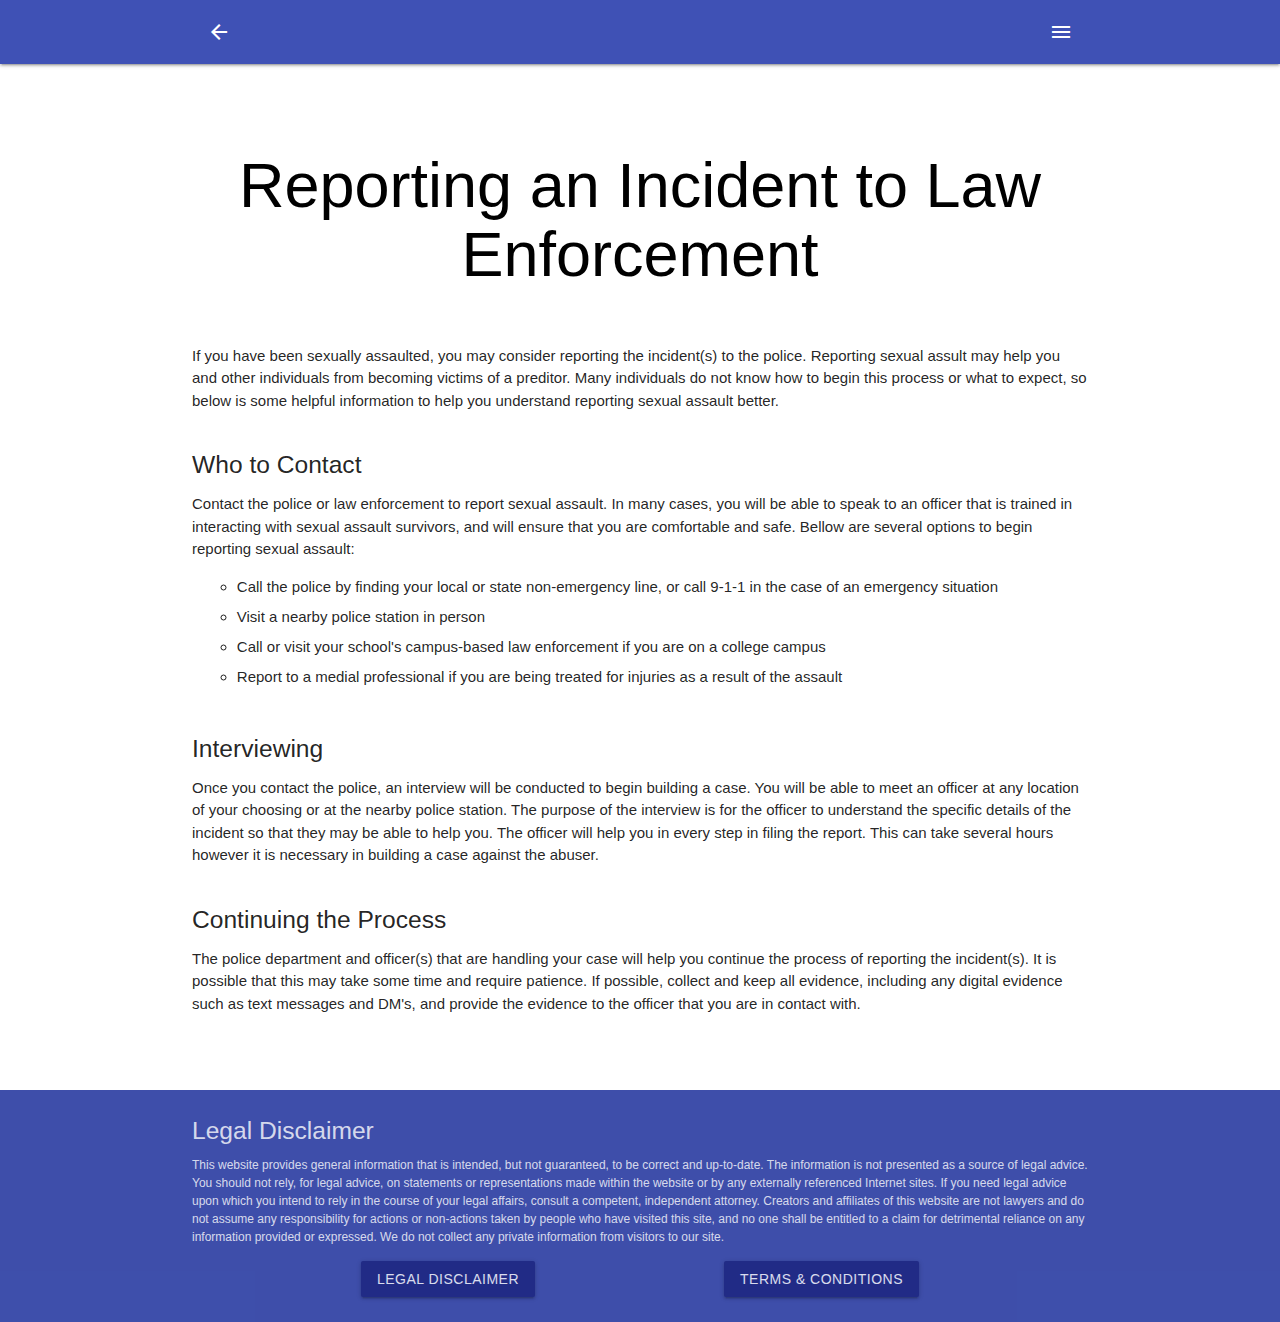
<file: report.html>
<!DOCTYPE html>
<html lang="en">
<head>
  <meta http-equiv="Content-Type" content="text/html; charset=UTF-8"/>
  <meta name="viewport" content="width=device-width, initial-scale=1, maximum-scale=1.0"/>
  <link href="https://fonts.googleapis.com/icon?family=Material+Icons" rel="stylesheet">
  <link rel="stylesheet" href="styles/materialize.min.css">
  <link rel="stylesheet" href="styles/index.css">
  <link rel="stylesheet" href="styles/page.css">
  <title>Reporting</title>
</head>
<body class="white">
  <nav class="indigo" role="navigation">
    <div class="nav-wrapper container">
      <ul class="right hide-on-med-and-down">
        <li><a class='dropdown-trigger' href='#' data-target='dropdown1'><i class="material-icons">menu</i></a></li>
      </ul>
      <ul id='dropdown1' class='dropdown-content'>
        <li><a href="index.html"><i class="material-icons">home</i>Home</a></li>
        <li><a href="info.html"><i class="material-icons">info</i>Info & Resources</a></li>
        <li><a href="exam.html"><i class="material-icons">enhanced_encryption</i>Rape Kit</a></li>
        <li><a href="school.html"><i class="material-icons">school</i>Title IX</a></li>
      </ul>
      <ul class="left hide-on-med-and-down">
        <li><a href="index.html"><i class="material-icons">arrow_back</i></a></li>
      </ul>

      <ul id="nav-mobile" class="sidenav">
        <li><a href="index.html"><i class="material-icons">home</i>Home</a></li>
        <li><a href="info.html"><i class="material-icons">info</i>Info & Resources</a></li>
        <li><a href="exam.html"><i class="material-icons">enhanced_encryption</i>Rape Kit</a></li>
        <li><a href="school.html"><i class="material-icons">school</i>Title IX</a></li>
      </ul>
      <a href="#" data-target="nav-mobile" class="sidenav-trigger"><i class="material-icons">menu</i></a>
    </div>
  </nav>
  <div class="section no-pad-bot" id="index-banner">
    <div class="container">
      <h1 class="header page-title center">Reporting an Incident to Law Enforcement</h1>
    </div>
  </div>
  <div class="container">
    <div class="section">
      <p>If you have been sexually assaulted, you may consider reporting the incident(s) to the police.
        Reporting sexual assult may help you and other individuals from becoming victims of a preditor. Many
        individuals do not know how to begin this process or what to expect, so below is some helpful
        information to help you understand reporting sexual assault better.</p>
      <h5 class="page-heading">Who to Contact</h5>
      <!-- <p>Contact the police by finding and calling your local or state non-emergency line,
        or 9-1-1 in the case of an emergency situation. You can also visit a nearby police station in
        person to report sexual assault. In many cases, you will be able to speak to an officer that
        is trained in sexual assault cases, and will ensure that you are comfortable and safe. You may
        also contact your school's campus-based law enforcement if you are on a college campus.</p> -->
      <p>Contact the police or law enforcement to report sexual assault. In many cases, you will be able to speak to an officer that
      is trained in interacting with sexual assault survivors, and will ensure that you are comfortable and safe. Bellow are several
      options to begin reporting sexual assault:</p>
      <ul class="bullet-list">
        <li class="bullet-list-item">Call the police by finding your local or state non-emergency line,
          or call 9-1-1 in the case of an emergency situation</li>
        <li class="bullet-list-item">Visit a nearby police station in person</li>
        <li class="bullet-list-item">Call or visit your school's campus-based law enforcement if you are on a college campus</li>
        <li class="bullet-list-item">Report to a medial professional if you are being treated for injuries as a result of the assault</li>
      </ul>
      <h5 class="page-heading">Interviewing</h5>
      <p>Once you contact the police, an interview will be conducted to begin building a case. You will be
        able to meet an officer at any location of your choosing or at the nearby police station. The purpose
        of the interview is for the officer to understand the specific details of the incident so that they may be able
        to help you. The officer will help you in every step in filing the report. This can take several hours however
        it is necessary in building a case against the abuser.</p>
      <h5 class="page-heading">Continuing the Process</h5>
      <p>The police department and officer(s) that are handling your case will help you continue the process of
        reporting the incident(s). It is possible that this may take some time and require patience. If possible, collect and
        keep all evidence, including any digital evidence such as text messages and DM's, and provide the evidence to the officer that
        you are in contact with.</p>
    </div>
    <br><br>
  </div>

  <footer class="page-footer indigo">
    <div class="footer-copyright">
      <div class="container">
        <h5>Legal Disclaimer</h5>
        <p class="disclaimer-text">This website provides general information that is intended, but not guaranteed,
          to be correct and up-to-date. The information is not presented as a source of legal
          advice. You should not rely, for legal advice, on statements or representations made
          within the website or by any externally referenced Internet sites. If you need legal
          advice upon which you intend to rely in the course of your legal affairs, consult a
          competent, independent attorney. Creators and affiliates of this website are not lawyers and do not assume any
          responsibility for actions or non-actions taken by people who have visited this site, and
          no one shall be entitled to a claim for detrimental reliance on any information provided or expressed.
          We do not collect any private information from visitors to our site.</p>
        <ul class="footer-links">
          <li class="footer-button"><a href="#modallegal" class="waves-effect waves-light btn indigo darken-4 footer-link modal-trigger">Legal Disclaimer</a></li>
          <li class="footer-button"><a href="#modalprivacy" class="waves-effect waves-light btn indigo darken-4 footer-link modal-trigger">Terms & Conditions</a></li>
        </ul>
      </div>
    </div>
  </footer>

  <div id="modallegal" class="modal modal-fixed-footer">
    <div class="modal-content">
      <h4>DISCLAIMER</h4>
      <p>Last updated July 16, 2020</p>
      <h5>WEBSITE DISCLAIMER</h5>
      <p>The information provided by VIVORS (“we,” “us” or “our”) and it's authors on https://vivors.netlify.app (the “Site”) is for general informational purposes only. All information on the Site is provided in good faith, however we make no representation or warranty of any kind, express or implied, regarding the accuracy, adequacy, validity, reliability, availability or completeness of any information on the Site. UNDER NO CIRCUMSTANCE SHALL WE HAVE ANY LIABILITY TO YOU FOR ANY LOSS OR DAMAGE OF ANY KIND INCURRED AS A RESULT OF THE USE OF THE SITE OR RELIANCE ON ANY INFORMATION PROVIDED ON THE SITE. YOUR USE OF THE SITE AND YOUR RELIANCE ON ANY INFORMATION ON THE SITE IS SOLELY AT YOUR OWN RISK.</p>
      <h5>EXTERNAL LINKS DISCLAIMER</h5>
      <p>The Site may contain (or you may be sent through the Site) links to other websites or content belonging to or originating from third parties or links to websites and features in banners or other advertising. Such external links are not investigated, monitored, or checked for accuracy, adequacy, validity, reliability, availability or completeness by us. WE DO NOT WARRANT, ENDORSE, GUARANTEE, OR ASSUME RESPONSIBILITY FOR THE ACCURACY OR RELIABILITY OF ANY INFORMATION OFFERED BY THIRD-PARTY WEBSITES LINKED THROUGH THE SITE OR ANY WEBSITE OR FEATURE LINKED IN ANY BANNER OR OTHER ADVERTISING. WE WILL NOT BE A PARTY TO OR IN ANY WAY BE RESPONSIBLE FOR MONITORING ANY TRANSACTION BETWEEN YOU AND THIRD-PARTY PROVIDERS OF PRODUCTS OR SERVICES.</p>
      <h5>PROFESSIONAL DISCLAIMER</h5>
      <p>The Site cannot and does not contain legal advice. The legal information is provided for general informational and educational purposes only and is not a substitute for professional advice. Accordingly, before taking any actions based upon such information, we encourage you to consult with the appropriate professionals. We do not provide any kind of legal advice. THE USE OR RELIANCE OF ANY INFORMATION CONTAINED ON THIS SITE IS SOLELY AT YOUR OWN RISK.</p>
    </div>
    <div class="modal-footer">
      <a href="#!" class="modal-close waves-effect waves-green btn-flat">OK</a>
    </div>
  </div>

  <div id="modalprivacy" class="modal modal-fixed-footer">
    <div class="modal-content">
      <h4>TERMS AND CONDITIONS</h4>
      <p>Last updated July 16, 2020</p>
      <h5>1.   Agreement to Terms</h5>
      <p>1.1  These Terms and Conditions constitute a legally binding agreement made between you, whether personally or on behalf of an entity (you), and VIVORS (we, us) and it's authors, concerning your access to and use of the Vivors (https://vivors.netlify.app) website as well as any related applications (the Site).</p>
      <p>You agree that by accessing the Site and/or Services, you have read, understood, and agree to be bound by all of these Terms and Conditions.</p>
      <p>If you do not agree with all of these Terms and Conditions, then you are prohibited from using the Site and Services and you must discontinue use immediately. We recommend that you print a copy of these Terms and Conditions for future reference.</p>
      <p>1.2  Any supplemental terms and condition or documents that may be posted on the Site from time to time, are expressly incorporated by reference.</p>
      <p>1.3  We may make changes to these Terms and Conditions at any time. The updated version of these Terms and Conditions will be indicated by an updated “Revised” date and the updated version will be effective as soon as it is accessible. You are responsible for reviewing these Terms and Conditions to stay informed of updates. Your continued use of the Site represents that you have accepted such changes.</p>
      <p>1.4  We may update or change the Site from time to time to reflect changes to our products, our users' needs and/or our business priorities.</p>
      <p>1.5  Our site is directed to people residing in United States. The information provided on the Site is not intended for distribution to or use by any person or entity in any jurisdiction or country where such distribution or use would be contrary to law or regulation or which would subject us to any registration requirement within such jurisdiction or country.  </p>
      <h5>2.   Our content</h5>
      <p>2.1  The content on the Site is provided for general information only. It is not intended to amount to advice on which you should rely. You must obtain professional or specialist advice before taking, or refraining from taking, any action on the basis of the content on the Site. </p>
      <p>2.2  Although we make reasonable efforts to update the information on our site, we make no representations, warranties or guarantees, whether express or implied, that Our Content on the Site is accurate, complete or up to date.</p>
      <h5>3.   Link to third party content</h5>
      <p>3.1  The Site may contain links to websites or applications operated by third parties.We do not have any influence or control over any such third party websites or applications or the third party operator. We are not responsible for and do not endorse any third party websites or applications or their availability or content.</p>
      <h5>4.    Site Management</h5>
      <p>4.1  We reserve the right at our sole discretion, to (1) monitor the Site for breaches of these Terms and Conditions; (2) take appropriate legal action against anyone in breach of applicable laws or these Terms and Conditions; (3) remove from the Site or otherwise disable all files and content that are excessive in size or are in any way a burden to our systems; and (4) otherwise manage the Site in a manner designed to protect our rights and property and to facilitate the proper functioning of the Site and Services.</p>
      <h5>5.    Modifications to and availability of the Site  </h5>
      <p>5.1  We reserve the right to change, modify, or remove the contents of the Site at any time or for any reason at our sole discretion without notice. We also reserve the right to modify or discontinue all or part of the Services without notice at any time.   </p>
      <p>5.2  We cannot guarantee the Site and Services will be available at all times. We may experience hardware, software, or other problems or need to perform maintenance related to the Site, resulting in interruptions, delays, or errors. You agree that we have no liability whatsoever for any loss, damage, or inconvenience caused by your inability to access or use the Site or Services during any downtime or discontinuance of the Site or Services.We are not obliged to maintain and support the Site or Services or to supply any corrections, updates, or releases.</p>
      <p>5.3  There may be information on the Site that contains typographical errors, inaccuracies, or omissions that may relate to the Services, including descriptions, pricing, availability, and various other information. We reserve the right to correct any errors, inaccuracies, or omissions and to change or update the information at any time, without prior notice.  </p>
      <h5>6.    Disclaimer/Limitation of Liability   </h5>
      <p>6.1  The Site and Services are provided on an as-is and as-available basis. You agree that your use of the Site and/or Services will be at your sole risk except as expressly set out in these Terms and Conditions. All warranties, terms, conditions and undertakings, express or implied (including by statute, custom or usage, a course of dealing, or common law) in connection with the Site and Services and your use thereof including, without limitation, the implied warranties of satisfactory quality, fitness for a particular purpose and non-infringement are excluded to the fullest extent permitted by applicable law.  </p>
      <p>We make no warranties or representations about the accuracy or completeness of the Site’s content and are not liable for any (1) errors or omissions in content: (2) any unauthorized access to or use of our servers and/or any and all personal information and/or financial information stored on our server; (3) any interruption or cessation of transmission to or from the site or services; and/or (4) any bugs, viruses, trojan horses, or the like which may be transmitted to or through the site by any third party. We will not be responsible for any delay or failure to comply with our obligations under these Terms and Conditions if such delay or failure is caused by an event beyond our reasonable control. </p>
      <h5>7.    Term and Termination</h5>
      <p>7.1  These Terms and Conditions shall remain in full force and effect while you use the Site or Services or are otherwise a user of the Site, as applicable.</p>
      <p>7.2  Without limiting any other provision of these Terms and Conditions, we reserve the right to, in our sole discretion and without notice or liability, deny access to and use of the Site and the Services (including blocking certain IP addresses), to any person for any reason including without limitation for breach of any representation, warranty or covenant contained in these Terms and Conditions or of any applicable law or regulation.  </p>
      <h5>8.    General       </h5>
      <p>8.1  These Terms and Conditions and any policies or operating rules posted by us on the Site or in respect to the Services constitute the entire agreement and understanding between you and us.</p>
      <p>8.2  Our failure to exercise or enforce any right or provision of these Terms and Conditions shall not operate as a waiver of such right or provision.   </p>
      <p>8.3  We may assign any or all of our rights and obligations to others at any time.</p>
      <p>8.4  We shall not be responsible or liable for any loss, damage, delay or failure to act caused by any cause beyond our reasonable control.   </p>
      <p>8.5  If any provision or part of a provision of these Terms and Conditions is unlawful, void or unenforceable, that provision or part of the provision is deemed severable from these Terms and Conditions and does not affect the validity and enforceability of any remaining provisions.  </p>
      <p>8.6  There is no joint venture, partnership, employment or agency relationship created between you and us as a result of these Terms and Conditions or use of the Site or Services. </p>
    </div>
    <div class="modal-footer">
      <a href="#!" class="modal-close waves-effect waves-green btn-flat">OK</a>
    </div>
  </div>

  <script src="./scripts/materialize.min.js"></script>
  <script src="./scripts/init.js"></script>
</body>
</html>
</file>
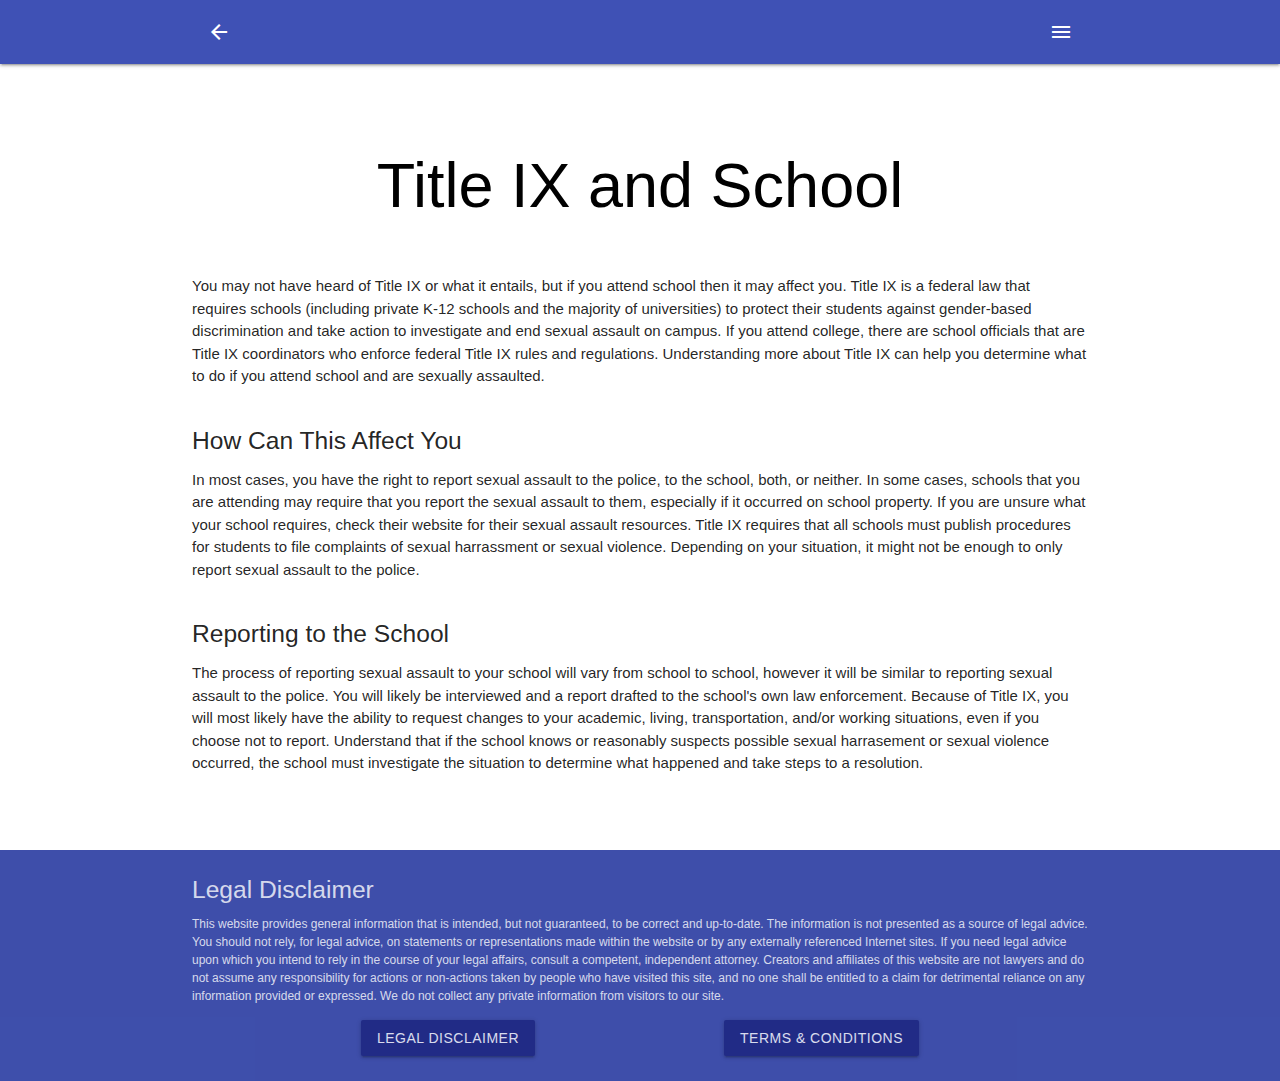
<file: school.html>
<!DOCTYPE html>
<html lang="en">
<head>
  <meta http-equiv="Content-Type" content="text/html; charset=UTF-8"/>
  <meta name="viewport" content="width=device-width, initial-scale=1, maximum-scale=1.0"/>
  <link href="https://fonts.googleapis.com/icon?family=Material+Icons" rel="stylesheet">
  <link rel="stylesheet" href="styles/materialize.min.css">
  <link rel="stylesheet" href="styles/index.css">
  <link rel="stylesheet" href="styles/page.css">
  <title>Title IX & School</title>
</head>
<body class="white">
  <nav class="indigo" role="navigation">
    <div class="nav-wrapper container">
      <ul class="right hide-on-med-and-down">
        <li><a class='dropdown-trigger' href='#' data-target='dropdown1'><i class="material-icons">menu</i></a></li>
      </ul>
      <ul id='dropdown1' class='dropdown-content'>
        <li><a href="index.html"><i class="material-icons">home</i>Home</a></li>
        <li><a href="info.html"><i class="material-icons">info</i>Info & Resources</a></li>
        <li><a href="report.html"><i class="material-icons">gavel</i>Reporting</a></li>
        <li><a href="exam.html"><i class="material-icons">enhanced_encryption</i>Rape Kit</a></li>
      </ul>
      <ul class="left hide-on-med-and-down">
        <li><a href="index.html"><i class="material-icons">arrow_back</i></a></li>
      </ul>

      <ul id="nav-mobile" class="sidenav">
        <li><a href="index.html"><i class="material-icons">home</i>Home</a></li>
        <li><a href="info.html"><i class="material-icons">info</i>Info & Resources</a></li>
        <li><a href="report.html"><i class="material-icons">gavel</i>Reporting</a></li>
        <li><a href="exam.html"><i class="material-icons">enhanced_encryption</i>Rape Kit</a></li>
      </ul>
      <a href="#" data-target="nav-mobile" class="sidenav-trigger"><i class="material-icons">menu</i></a>
    </div>
  </nav>
  <div class="section no-pad-bot" id="index-banner">
    <div class="container">
      <h1 class="header page-title center">Title IX and School</h1>
    </div>
  </div>
  <div class="container">
    <div class="section">
      <p>You may not have heard of Title IX or what it entails, but if you attend school then it may affect you.
      Title IX is a federal law that requires schools (including private K-12 schools and the majority of universities)
      to protect their students against gender-based discrimination and take action to investigate and end sexual
      assault on campus. If you attend college, there are school officials that are Title IX coordinators who enforce
      federal Title IX rules and regulations. Understanding more about Title IX can help you determine what to do if
      you attend school and are sexually assaulted.</p>
      <h5 class="page-heading">How Can This Affect You</h5>
      <p>In most cases, you have the right to report sexual assault to the police, to the school, both, or neither. In some cases,
      schools that you are attending may require that you report the sexual assault to them, especially if it occurred on school property.
      If you are unsure what your school requires, check their website for their sexual assault resources. Title IX requires that all schools
      must publish procedures for students to file complaints of sexual harrassment or sexual violence. Depending on your situation, it might
      not be enough to only report sexual assault to the police. </p>
      <h5 class="page-heading">Reporting to the School</h5>
      <p>The process of reporting sexual assault to your school will vary from school to school, however it will be similar
      to reporting sexual assault to the police. You will likely be interviewed and a report drafted to the school's own law enforcement.
      Because of Title IX, you will most likely have the ability to request changes to your academic, living, transportation, and/or working situations,
      even if you choose not to report. Understand that if the school knows or reasonably suspects possible sexual harrasement or sexual violence occurred,
      the school must investigate the situation to determine what happened and take steps to a resolution.</p>
    </div>
    <br><br>
  </div>

  <footer class="page-footer indigo">
    <div class="footer-copyright">
      <div class="container">
        <h5>Legal Disclaimer</h5>
        <p class="disclaimer-text">This website provides general information that is intended, but not guaranteed,
          to be correct and up-to-date. The information is not presented as a source of legal
          advice. You should not rely, for legal advice, on statements or representations made
          within the website or by any externally referenced Internet sites. If you need legal
          advice upon which you intend to rely in the course of your legal affairs, consult a
          competent, independent attorney. Creators and affiliates of this website are not lawyers and do not assume any
          responsibility for actions or non-actions taken by people who have visited this site, and
          no one shall be entitled to a claim for detrimental reliance on any information provided or expressed.
          We do not collect any private information from visitors to our site.</p>
        <ul class="footer-links">
          <li class="footer-button"><a href="#modallegal" class="waves-effect waves-light btn indigo darken-4 footer-link modal-trigger">Legal Disclaimer</a></li>
          <li class="footer-button"><a href="#modalprivacy" class="waves-effect waves-light btn indigo darken-4 footer-link modal-trigger">Terms & Conditions</a></li>
        </ul>
      </div>
    </div>
  </footer>

  <div id="modallegal" class="modal modal-fixed-footer">
    <div class="modal-content">
      <h4>DISCLAIMER</h4>
      <p>Last updated July 16, 2020</p>
      <h5>WEBSITE DISCLAIMER</h5>
      <p>The information provided by VIVORS (“we,” “us” or “our”) and it's authors on https://vivors.netlify.app (the “Site”) is for general informational purposes only. All information on the Site is provided in good faith, however we make no representation or warranty of any kind, express or implied, regarding the accuracy, adequacy, validity, reliability, availability or completeness of any information on the Site. UNDER NO CIRCUMSTANCE SHALL WE HAVE ANY LIABILITY TO YOU FOR ANY LOSS OR DAMAGE OF ANY KIND INCURRED AS A RESULT OF THE USE OF THE SITE OR RELIANCE ON ANY INFORMATION PROVIDED ON THE SITE. YOUR USE OF THE SITE AND YOUR RELIANCE ON ANY INFORMATION ON THE SITE IS SOLELY AT YOUR OWN RISK.</p>
      <h5>EXTERNAL LINKS DISCLAIMER</h5>
      <p>The Site may contain (or you may be sent through the Site) links to other websites or content belonging to or originating from third parties or links to websites and features in banners or other advertising. Such external links are not investigated, monitored, or checked for accuracy, adequacy, validity, reliability, availability or completeness by us. WE DO NOT WARRANT, ENDORSE, GUARANTEE, OR ASSUME RESPONSIBILITY FOR THE ACCURACY OR RELIABILITY OF ANY INFORMATION OFFERED BY THIRD-PARTY WEBSITES LINKED THROUGH THE SITE OR ANY WEBSITE OR FEATURE LINKED IN ANY BANNER OR OTHER ADVERTISING. WE WILL NOT BE A PARTY TO OR IN ANY WAY BE RESPONSIBLE FOR MONITORING ANY TRANSACTION BETWEEN YOU AND THIRD-PARTY PROVIDERS OF PRODUCTS OR SERVICES.</p>
      <h5>PROFESSIONAL DISCLAIMER</h5>
      <p>The Site cannot and does not contain legal advice. The legal information is provided for general informational and educational purposes only and is not a substitute for professional advice. Accordingly, before taking any actions based upon such information, we encourage you to consult with the appropriate professionals. We do not provide any kind of legal advice. THE USE OR RELIANCE OF ANY INFORMATION CONTAINED ON THIS SITE IS SOLELY AT YOUR OWN RISK.</p>
    </div>
    <div class="modal-footer">
      <a href="#!" class="modal-close waves-effect waves-green btn-flat">OK</a>
    </div>
  </div>

  <div id="modalprivacy" class="modal modal-fixed-footer">
    <div class="modal-content">
      <h4>TERMS AND CONDITIONS</h4>
      <p>Last updated July 16, 2020</p>
      <h5>1.   Agreement to Terms</h5>
      <p>1.1  These Terms and Conditions constitute a legally binding agreement made between you, whether personally or on behalf of an entity (you), and VIVORS (we, us) and it's authors, concerning your access to and use of the Vivors (https://vivors.netlify.app) website as well as any related applications (the Site).</p>
      <p>You agree that by accessing the Site and/or Services, you have read, understood, and agree to be bound by all of these Terms and Conditions.</p>
      <p>If you do not agree with all of these Terms and Conditions, then you are prohibited from using the Site and Services and you must discontinue use immediately. We recommend that you print a copy of these Terms and Conditions for future reference.</p>
      <p>1.2  Any supplemental terms and condition or documents that may be posted on the Site from time to time, are expressly incorporated by reference.</p>
      <p>1.3  We may make changes to these Terms and Conditions at any time. The updated version of these Terms and Conditions will be indicated by an updated “Revised” date and the updated version will be effective as soon as it is accessible. You are responsible for reviewing these Terms and Conditions to stay informed of updates. Your continued use of the Site represents that you have accepted such changes.</p>
      <p>1.4  We may update or change the Site from time to time to reflect changes to our products, our users' needs and/or our business priorities.</p>
      <p>1.5  Our site is directed to people residing in United States. The information provided on the Site is not intended for distribution to or use by any person or entity in any jurisdiction or country where such distribution or use would be contrary to law or regulation or which would subject us to any registration requirement within such jurisdiction or country.  </p>
      <h5>2.   Our content</h5>
      <p>2.1  The content on the Site is provided for general information only. It is not intended to amount to advice on which you should rely. You must obtain professional or specialist advice before taking, or refraining from taking, any action on the basis of the content on the Site. </p>
      <p>2.2  Although we make reasonable efforts to update the information on our site, we make no representations, warranties or guarantees, whether express or implied, that Our Content on the Site is accurate, complete or up to date.</p>
      <h5>3.   Link to third party content</h5>
      <p>3.1  The Site may contain links to websites or applications operated by third parties.We do not have any influence or control over any such third party websites or applications or the third party operator. We are not responsible for and do not endorse any third party websites or applications or their availability or content.</p>
      <h5>4.    Site Management</h5>
      <p>4.1  We reserve the right at our sole discretion, to (1) monitor the Site for breaches of these Terms and Conditions; (2) take appropriate legal action against anyone in breach of applicable laws or these Terms and Conditions; (3) remove from the Site or otherwise disable all files and content that are excessive in size or are in any way a burden to our systems; and (4) otherwise manage the Site in a manner designed to protect our rights and property and to facilitate the proper functioning of the Site and Services.</p>
      <h5>5.    Modifications to and availability of the Site  </h5>
      <p>5.1  We reserve the right to change, modify, or remove the contents of the Site at any time or for any reason at our sole discretion without notice. We also reserve the right to modify or discontinue all or part of the Services without notice at any time.   </p>
      <p>5.2  We cannot guarantee the Site and Services will be available at all times. We may experience hardware, software, or other problems or need to perform maintenance related to the Site, resulting in interruptions, delays, or errors. You agree that we have no liability whatsoever for any loss, damage, or inconvenience caused by your inability to access or use the Site or Services during any downtime or discontinuance of the Site or Services.We are not obliged to maintain and support the Site or Services or to supply any corrections, updates, or releases.</p>
      <p>5.3  There may be information on the Site that contains typographical errors, inaccuracies, or omissions that may relate to the Services, including descriptions, pricing, availability, and various other information. We reserve the right to correct any errors, inaccuracies, or omissions and to change or update the information at any time, without prior notice.  </p>
      <h5>6.    Disclaimer/Limitation of Liability   </h5>
      <p>6.1  The Site and Services are provided on an as-is and as-available basis. You agree that your use of the Site and/or Services will be at your sole risk except as expressly set out in these Terms and Conditions. All warranties, terms, conditions and undertakings, express or implied (including by statute, custom or usage, a course of dealing, or common law) in connection with the Site and Services and your use thereof including, without limitation, the implied warranties of satisfactory quality, fitness for a particular purpose and non-infringement are excluded to the fullest extent permitted by applicable law.  </p>
      <p>We make no warranties or representations about the accuracy or completeness of the Site’s content and are not liable for any (1) errors or omissions in content: (2) any unauthorized access to or use of our servers and/or any and all personal information and/or financial information stored on our server; (3) any interruption or cessation of transmission to or from the site or services; and/or (4) any bugs, viruses, trojan horses, or the like which may be transmitted to or through the site by any third party. We will not be responsible for any delay or failure to comply with our obligations under these Terms and Conditions if such delay or failure is caused by an event beyond our reasonable control. </p>
      <h5>7.    Term and Termination</h5>
      <p>7.1  These Terms and Conditions shall remain in full force and effect while you use the Site or Services or are otherwise a user of the Site, as applicable.</p>
      <p>7.2  Without limiting any other provision of these Terms and Conditions, we reserve the right to, in our sole discretion and without notice or liability, deny access to and use of the Site and the Services (including blocking certain IP addresses), to any person for any reason including without limitation for breach of any representation, warranty or covenant contained in these Terms and Conditions or of any applicable law or regulation.  </p>
      <h5>8.    General       </h5>
      <p>8.1  These Terms and Conditions and any policies or operating rules posted by us on the Site or in respect to the Services constitute the entire agreement and understanding between you and us.</p>
      <p>8.2  Our failure to exercise or enforce any right or provision of these Terms and Conditions shall not operate as a waiver of such right or provision.   </p>
      <p>8.3  We may assign any or all of our rights and obligations to others at any time.</p>
      <p>8.4  We shall not be responsible or liable for any loss, damage, delay or failure to act caused by any cause beyond our reasonable control.   </p>
      <p>8.5  If any provision or part of a provision of these Terms and Conditions is unlawful, void or unenforceable, that provision or part of the provision is deemed severable from these Terms and Conditions and does not affect the validity and enforceability of any remaining provisions.  </p>
      <p>8.6  There is no joint venture, partnership, employment or agency relationship created between you and us as a result of these Terms and Conditions or use of the Site or Services. </p>
    </div>
    <div class="modal-footer">
      <a href="#!" class="modal-close waves-effect waves-green btn-flat">OK</a>
    </div>
  </div>

  <script src="./scripts/materialize.min.js"></script>
  <script src="./scripts/init.js"></script>
</body>
</html>
</file>
<file: styles/index.css>
.dropdown-content {
  width:25% !important;
}

.dropdown-content li>a {
  color: #1a237e;
}

.sidenav li>a, .sidenav li>a>i, .sidenav li>a>[class^="mdi-"], .sidenav li>a li>a>[class*="mdi-"], .sidenav li>a>i.material-icons  {
  color: #1a237e;
}

.header {
  color: #fff;
}

.header-title {
  font-size: 5rem;
  font-weight: 800;
}

.header-subtitle {
  font-size: 2rem;
}

.icon {
  color: #1a237e;
}

.material-icons {
  font-size: 48px;
}

.card {
  border-radius: 20px;
}

/*.card-content {
  min-height: 266px;
}*/

.card-action {
  text-align: center;
}

.card .card-action {
  border-top: none;
}

.card .card-action:last-child {
  border-radius: 0 0 20px 20px;
}

.page-footer {
  padding-top: 0;
}

.disclaimer-text {
  font-size: 12px;
}

.footer-links {
  display: flex;
  justify-content: space-evenly;
}

.footer-link {
  color: #fff;
  opacity: 0.8;
}

.footer-button {
  margin-right: 20px;
}

.footer-button:last-of-type {
  margin: 0;
}
</file>
<file: styles/page.css>
.page-title {
  padding-top: 2rem;
  position: 2rem;
  color: #000;
}

.page-heading {
  padding-top: 1.5rem;
}

.bullet-list {
  padding-left: 5% !important;
}

.bullet-list-item {
  list-style-type: circle !important;
  padding-bottom: 0.5rem !important;
}

.bullet-indent {
  list-style-type: none !important;
  text-indent: 2%;
  padding-top: 0.4rem;
}

.list-link {
  padding-top: 1rem;
  font-weight: 700;
}
</file>
